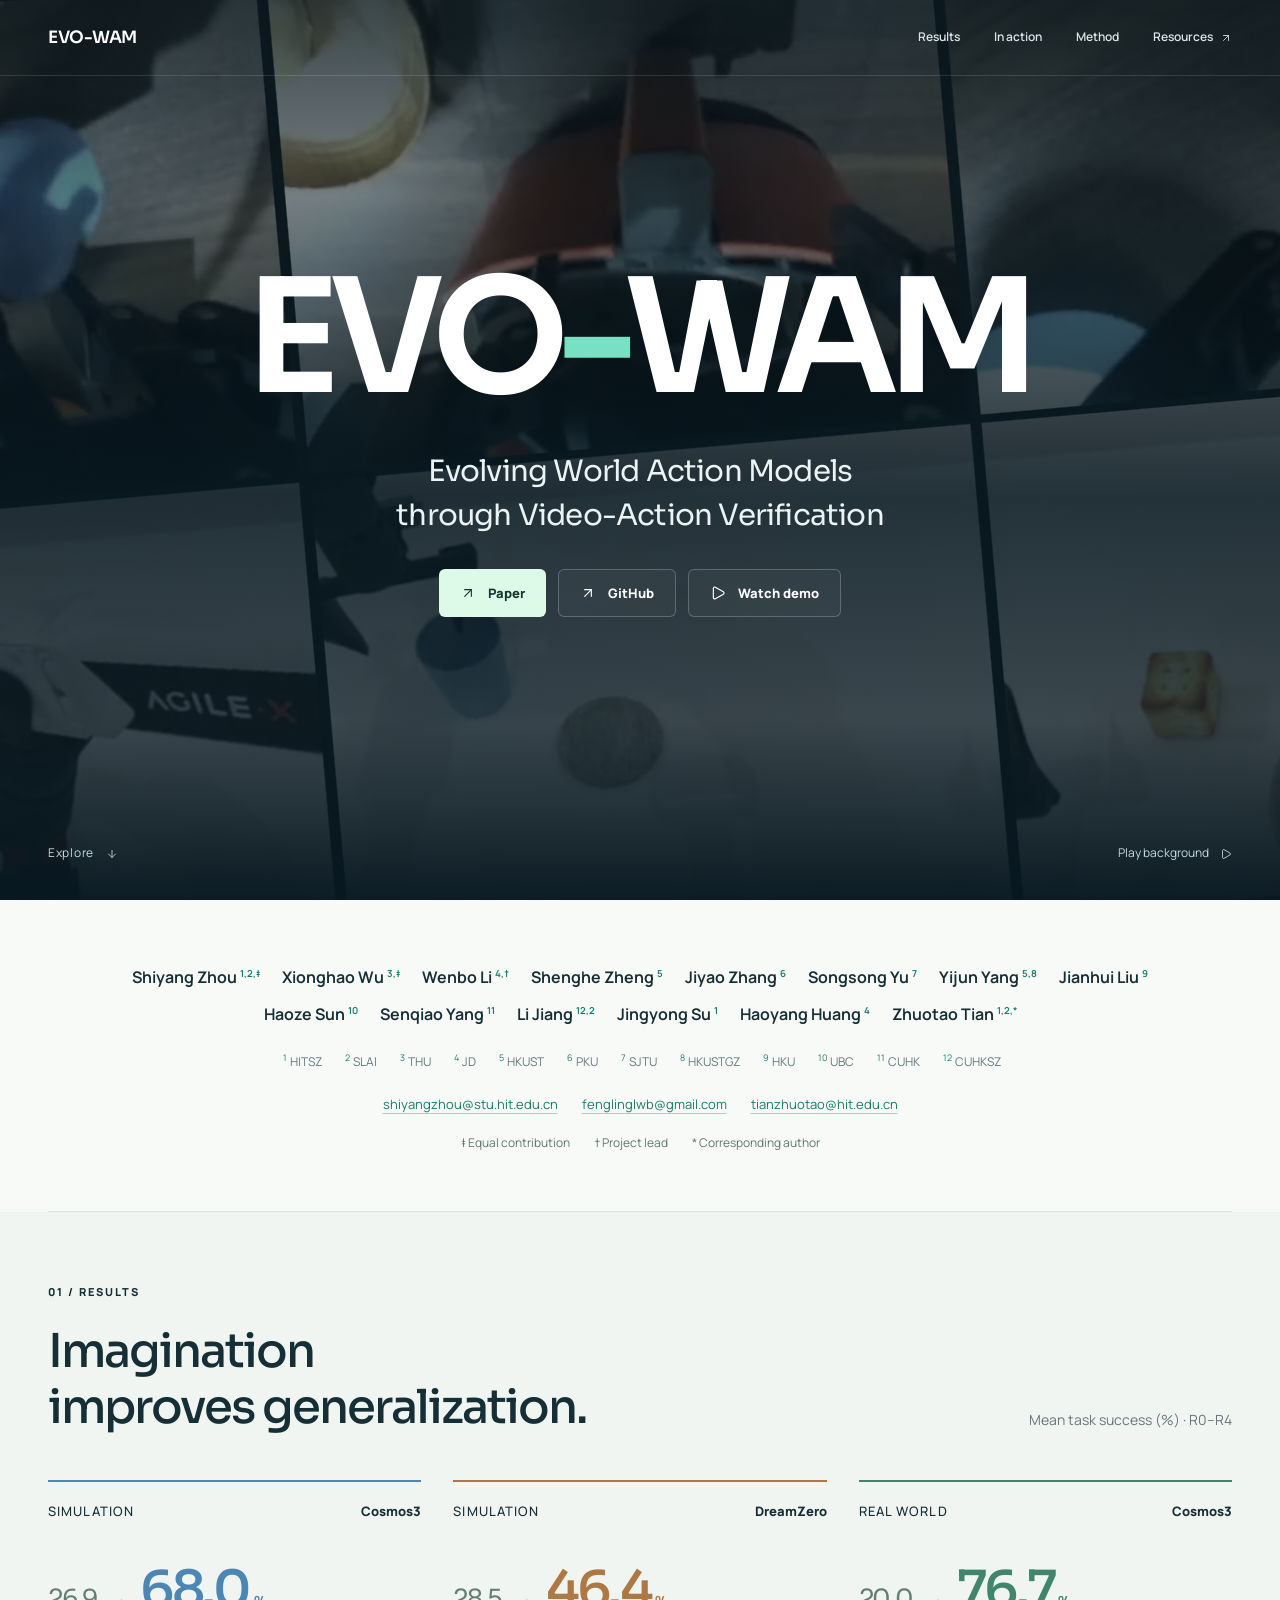
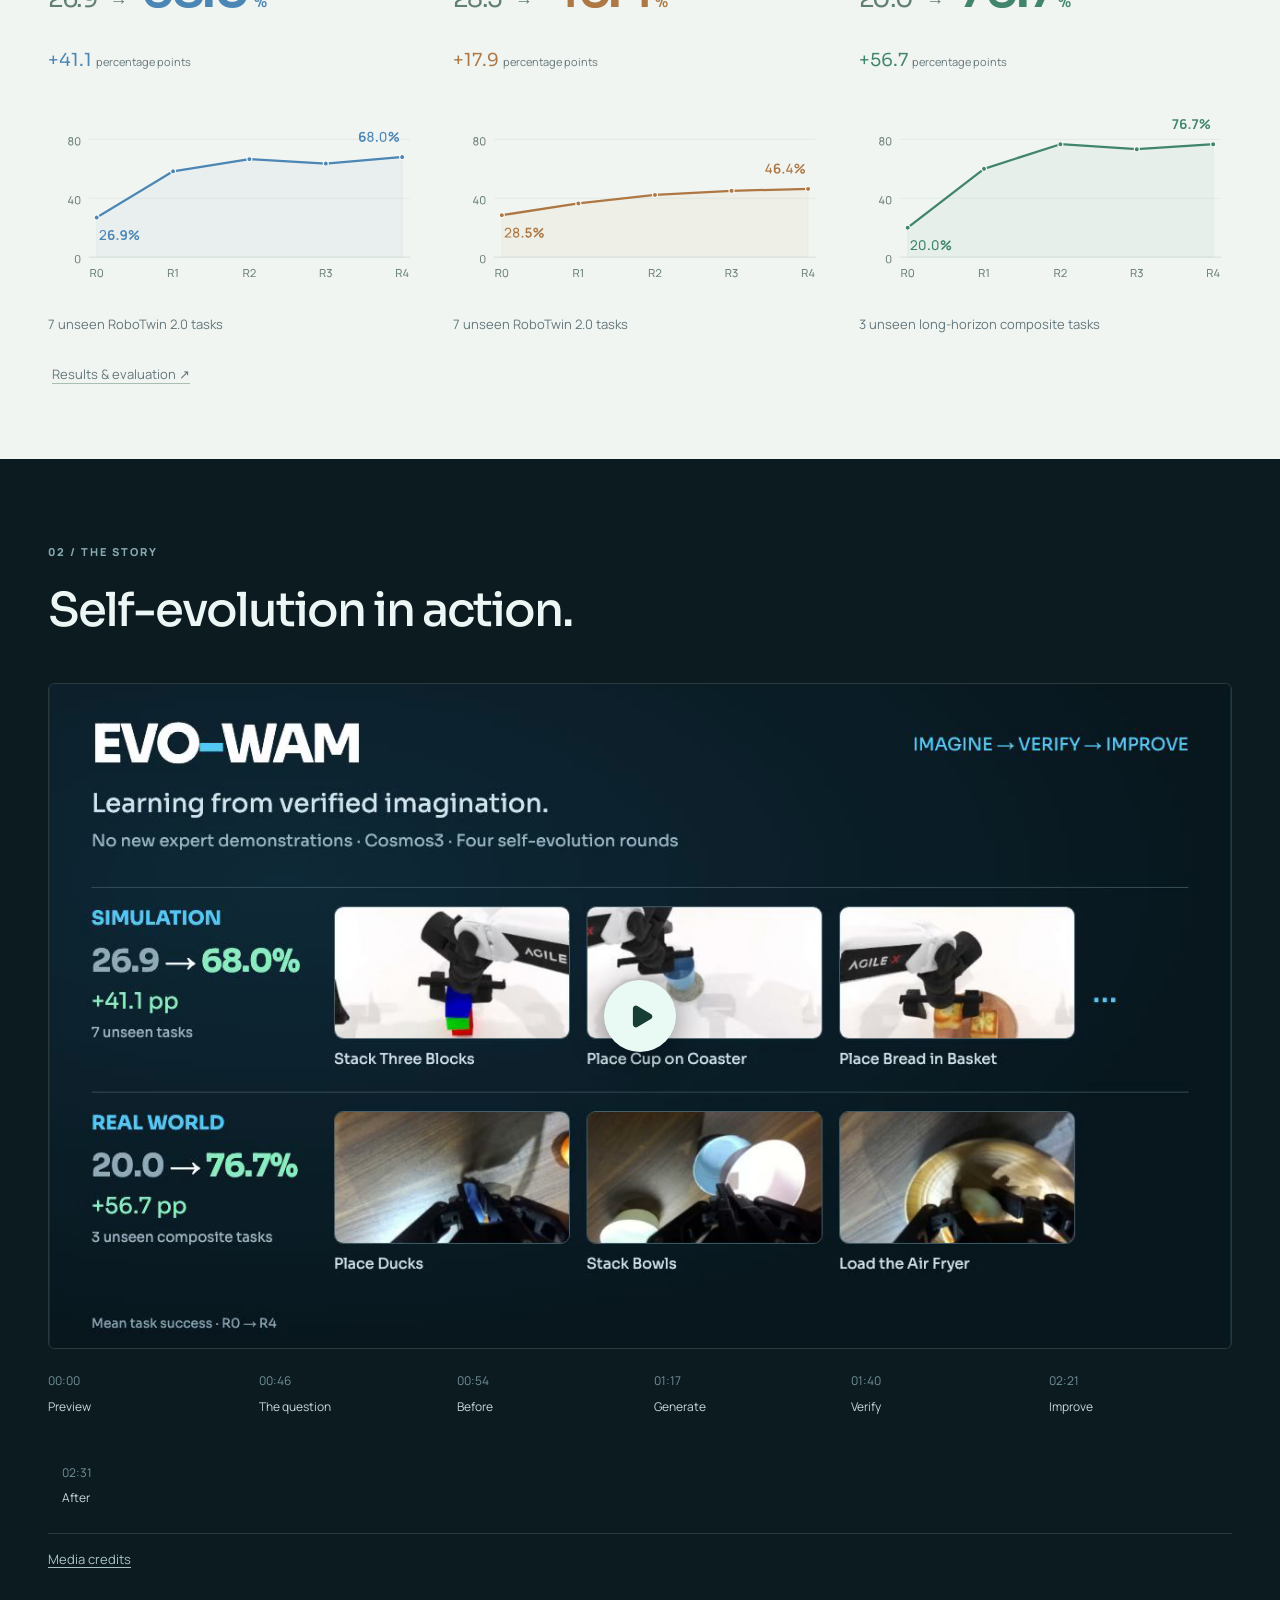
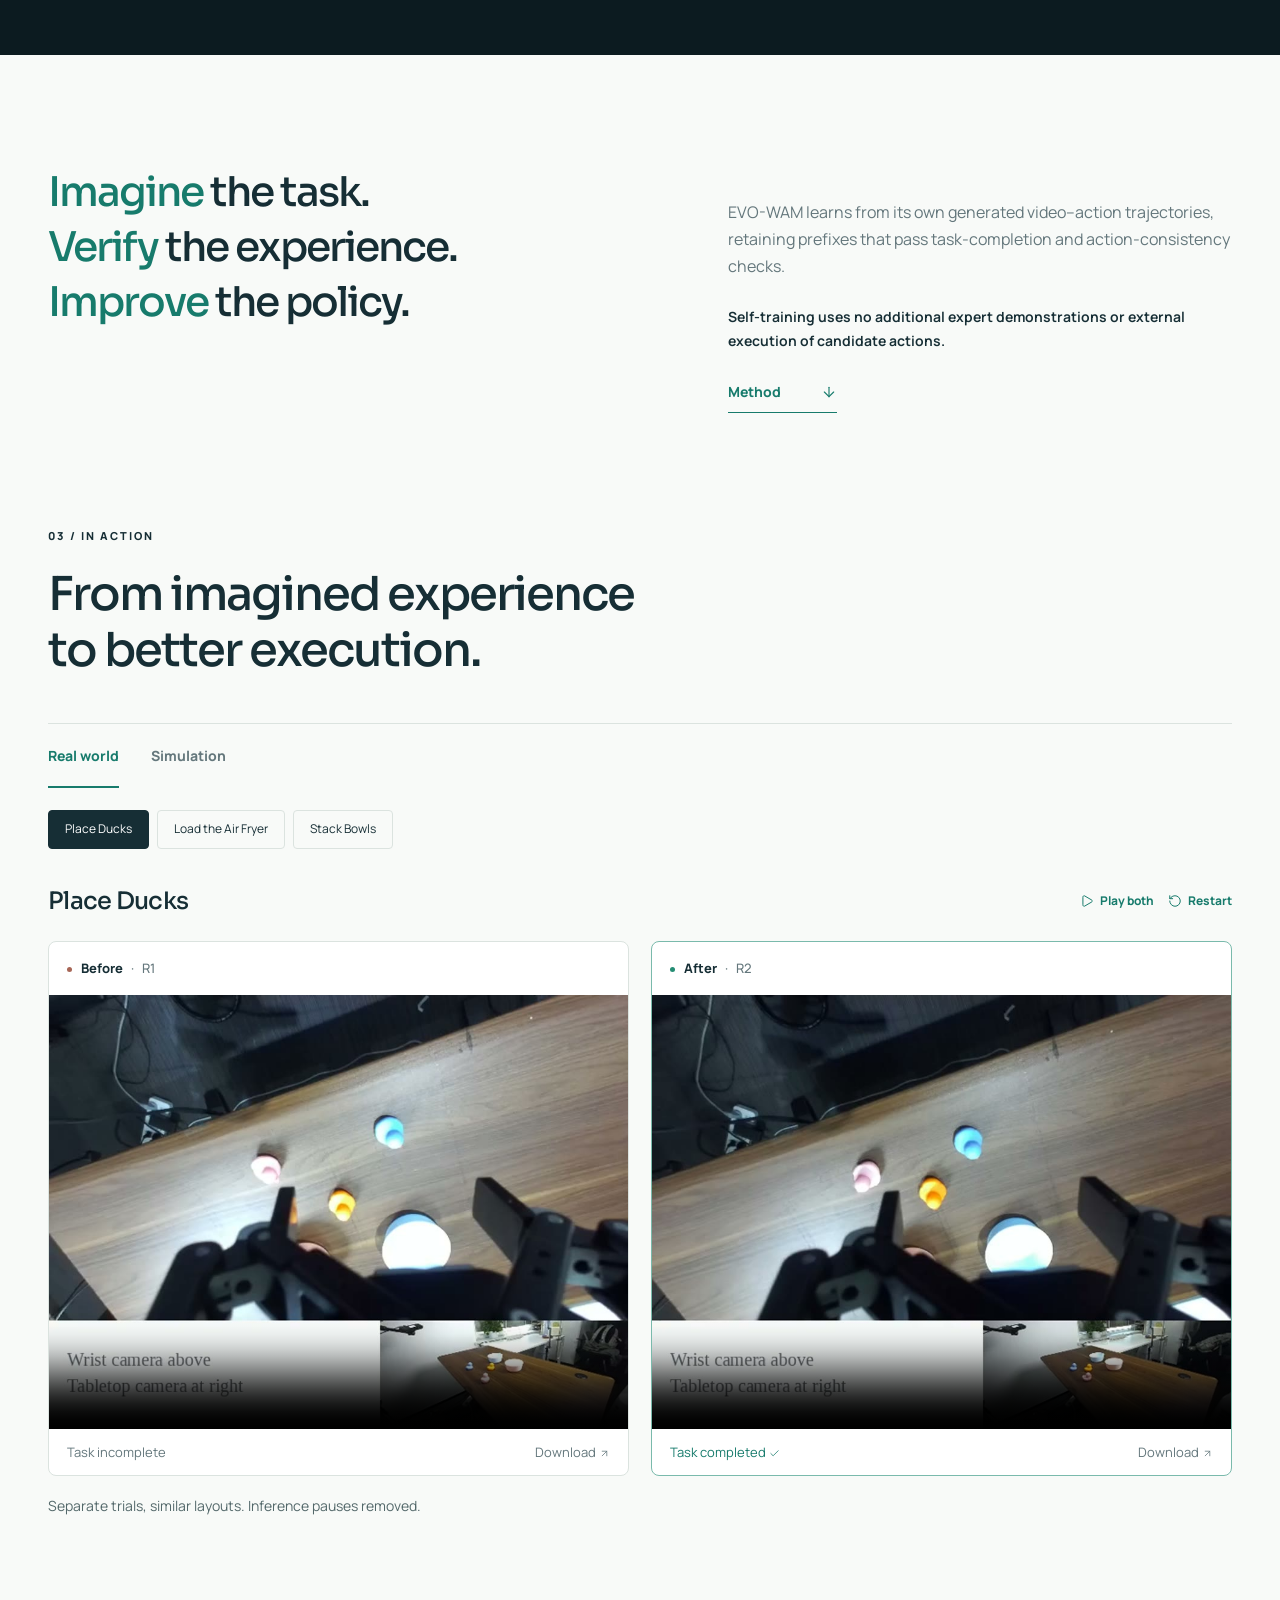
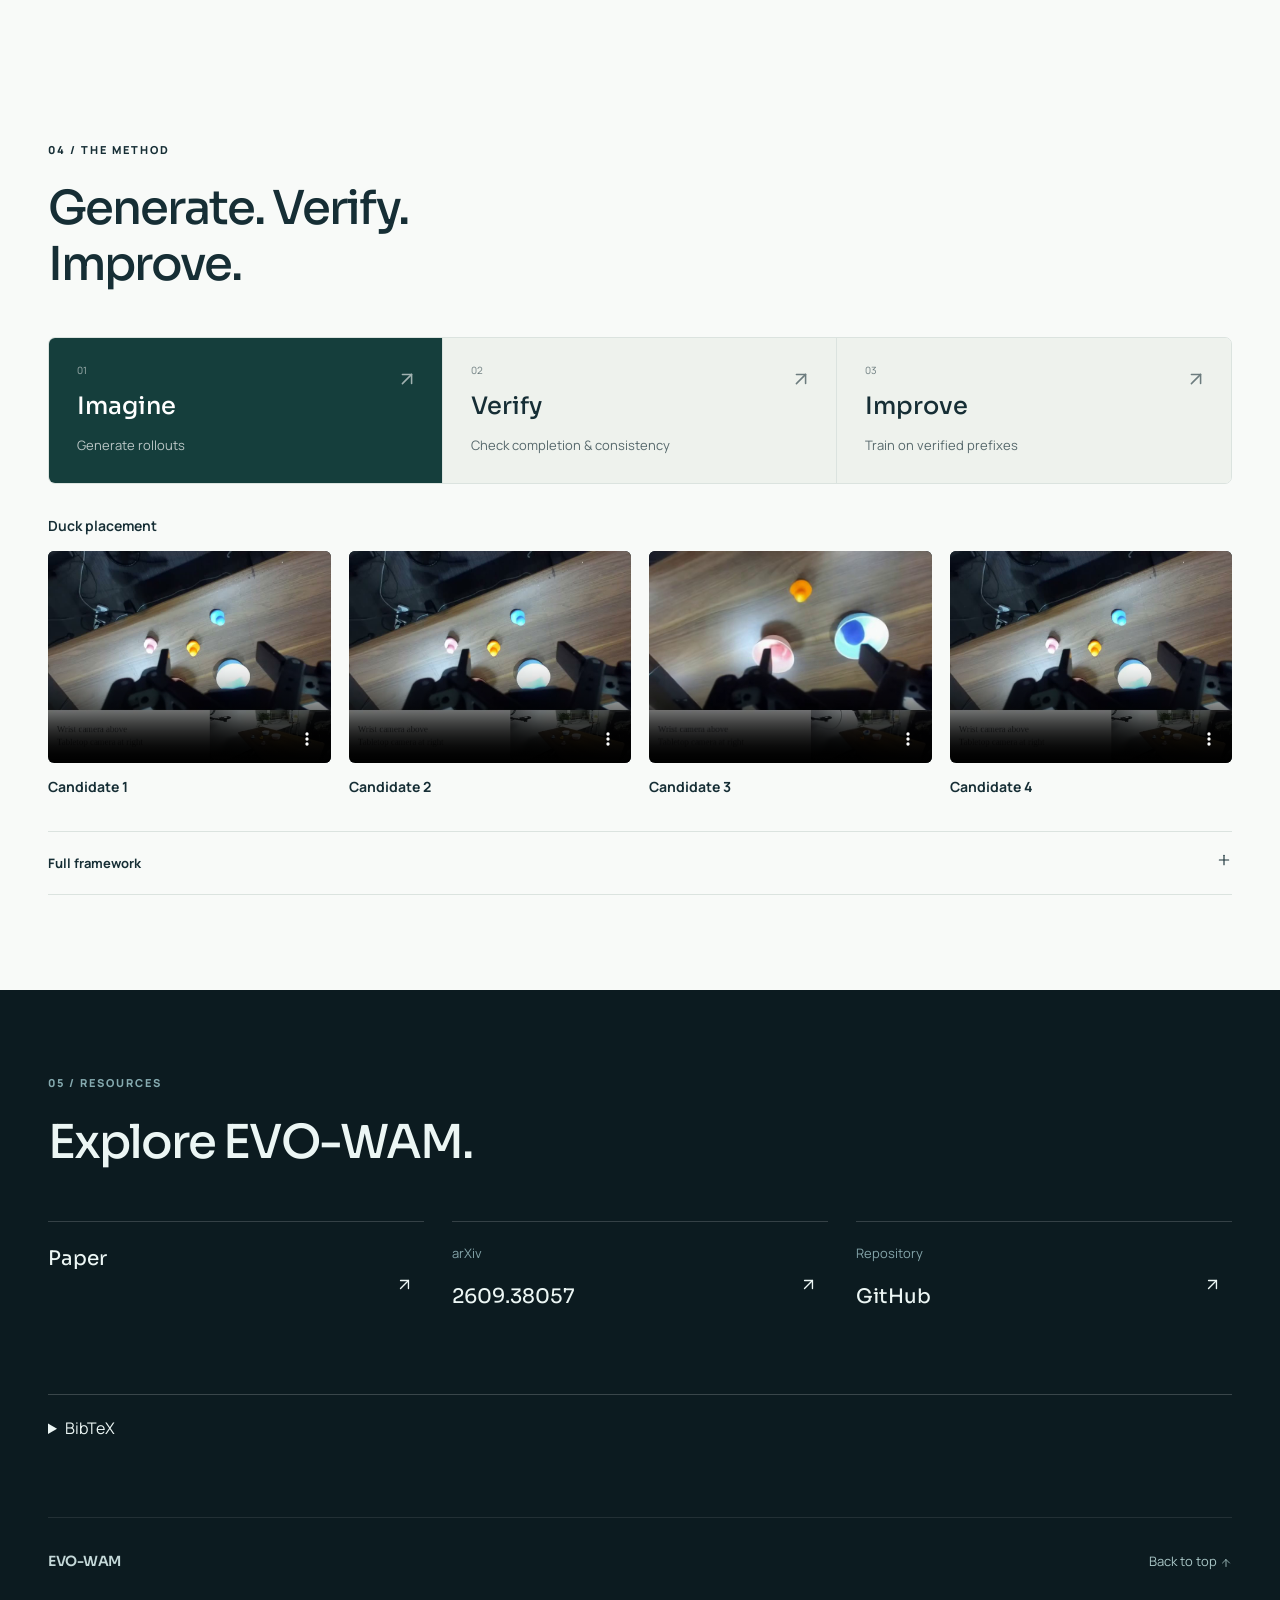
<file: index.html>
<!doctype html>
<html lang="en">
<head>
  <meta charset="utf-8">
  <meta name="viewport" content="width=device-width, initial-scale=1">
  <title>EVO-WAM — Learning from verified imagination</title>
  <meta name="description" content="EVO-WAM evolves world action models through video-action verification, learning from generated experience to improve on unseen robot tasks.">
  <meta property="og:title" content="EVO-WAM: Evolving World Action Models through Video-Action Verification">
  <meta property="og:description" content="Generate. Verify. Improve. Learning from verified imagination, without additional expert demonstrations.">
  <meta property="og:image" content="https://evo-wam.github.io/assets/images/social.jpg">
  <meta property="og:url" content="https://evo-wam.github.io/">
  <meta name="twitter:card" content="summary_large_image">
  <meta name="theme-color" content="#0c1b20">
  <link rel="canonical" href="https://evo-wam.github.io/">
  <link rel="icon" type="image/svg+xml" href="assets/favicon.svg">
  <link rel="preload" href="assets/fonts/Sora.ttf" as="font" type="font/ttf" crossorigin>
  <link rel="stylesheet" href="styles.css">
  <script src="site.js" defer></script>
</head>
<body>
  <a class="skip-link" href="#main">Skip to content</a>
  <header class="site-header">
    <a class="brand" href="#top" aria-label="EVO-WAM home">EVO-WAM</a>
    <nav aria-label="Main navigation"><a href="#results">Results</a><a href="#experiments">In action</a><a href="#method">Method</a><a href="#resources">Resources <svg class="icon" aria-hidden="true"><use href="assets/icons.svg#arrow-up-right"></use></svg></a></nav>
  </header>

  <section class="hero" id="top" aria-labelledby="hero-title">
    <div class="hero-backdrop" aria-hidden="true"><video id="hero-video" muted loop playsinline preload="none" poster="assets/images/hero.jpg" data-src="assets/videos/hero.mp4" tabindex="-1"></video></div>
    <div class="hero-shade"></div>
    <div class="hero-content">
      <h1 id="hero-title">EVO<span class="title-dash">-</span>WAM</h1>
      <p class="hero-title-long">Evolving World Action Models<br> through Video-Action Verification</p>
      <div class="resource-buttons">
        <a class="button primary" href="https://arxiv.org/pdf/2609.38057" target="_blank" rel="noopener"><svg class="icon" aria-hidden="true"><use href="assets/icons.svg#arrow-up-right"></use></svg> Paper</a>
        <a class="button glass" href="https://github.com/Clausy9/EVO-WAM" target="_blank" rel="noopener"><svg class="icon" aria-hidden="true"><use href="assets/icons.svg#arrow-up-right"></use></svg> GitHub</a>
        <a class="button glass" href="#overview"><svg class="icon" aria-hidden="true"><use href="assets/icons.svg#play"></use></svg> Watch demo</a>
      </div>
    </div>
    <div class="hero-bottom"><a href="#team">Explore <svg class="icon" aria-hidden="true"><use href="assets/icons.svg#arrow-down"></use></svg></a><button id="motion-toggle" type="button" hidden>Pause background <svg class="icon" aria-hidden="true"><use href="assets/icons.svg#pause"></use></svg></button></div>
  </section>

  <main id="main">
    <section class="team section-wrap" id="team" aria-label="Authors and affiliations">

      <div class="authors">
        <span>Shiyang Zhou<sup>1,2,‡</sup></span><span>Xionghao Wu<sup>3,‡</sup></span><span>Wenbo Li<sup>4,†</sup></span><span>Shenghe Zheng<sup>5</sup></span><span>Jiyao Zhang<sup>6</sup></span><span>Songsong Yu<sup>7</sup></span><span>Yijun Yang<sup>5,8</sup></span><span>Jianhui Liu<sup>9</sup></span><span>Haoze Sun<sup>10</sup></span><span>Senqiao Yang<sup>11</sup></span><span>Li Jiang<sup>12,2</sup></span><span>Jingyong Su<sup>1</sup></span><span>Haoyang Huang<sup>4</sup></span><span>Zhuotao Tian<sup>1,2,*</sup></span>
      </div>
      <div class="affiliations"><span><sup>1</sup>HITSZ</span><span><sup>2</sup>SLAI</span><span><sup>3</sup>THU</span><span><sup>4</sup>JD</span><span><sup>5</sup>HKUST</span><span><sup>6</sup>PKU</span><span><sup>7</sup>SJTU</span><span><sup>8</sup>HKUSTGZ</span><span><sup>9</sup>HKU</span><span><sup>10</sup>UBC</span><span><sup>11</sup>CUHK</span><span><sup>12</sup>CUHKSZ</span></div>
      <p class="author-contact" aria-label="Author emails"><a href="mailto:shiyangzhou@stu.hit.edu.cn" aria-label="Email Shiyang Zhou">shiyangzhou@stu.hit.edu.cn</a><a href="mailto:fenglinglwb@gmail.com" aria-label="Email Wenbo Li">fenglinglwb@gmail.com</a><a href="mailto:tianzhuotao@hit.edu.cn" aria-label="Email corresponding author Zhuotao Tian">tianzhuotao@hit.edu.cn</a></p>
      <p class="contributions"><span>‡ Equal contribution</span><span>† Project lead</span><span>* Corresponding author</span></p>
    </section>

    <section class="results" id="results"><div class="section-wrap">
      <div class="section-heading"><div><p class="eyebrow">01 / RESULTS</p><h2>Imagination<br> improves generalization.</h2></div><p>Mean task success (%) · R0–R4</p></div>
      <div class="results-grid">
        <article class="result result-cosmos-sim" aria-labelledby="result-cosmos-sim-title">
          <h3 class="result-context" id="result-cosmos-sim-title">SIMULATION <span>Cosmos3</span></h3>
          <div class="result-values"><span>26.9</span><i>→</i><strong>68.0<small>%</small></strong></div>
          <p class="gain">+41.1 <span>percentage points</span></p>
          <figure class="result-curve"><img src="assets/images/teaser-cosmos3-simulation.svg" width="460" height="245" loading="lazy" alt="Cosmos3 simulation success rates: R0 26.9%, R1 58.3%, R2 66.6%, R3 63.6%, R4 68.0%. A gain of 41.1 percentage points from R0 to R4."></figure>
          <p>7 unseen RoboTwin 2.0 tasks</p>
        </article>
        <article class="result result-dreamzero-sim" aria-labelledby="result-dreamzero-sim-title">
          <h3 class="result-context" id="result-dreamzero-sim-title">SIMULATION <span>DreamZero</span></h3>
          <div class="result-values"><span>28.5</span><i>→</i><strong>46.4<small>%</small></strong></div>
          <p class="gain">+17.9 <span>percentage points</span></p>
          <figure class="result-curve"><img src="assets/images/teaser-dreamzero-simulation.svg" width="460" height="245" loading="lazy" alt="DreamZero simulation success rates: R0 28.5%, R1 36.5%, R2 42.3%, R3 45.1%, R4 46.4%. A gain of 17.9 percentage points from R0 to R4."></figure>
          <p>7 unseen RoboTwin 2.0 tasks</p>
        </article>
        <article class="result result-cosmos-real" aria-labelledby="result-cosmos-real-title">
          <h3 class="result-context" id="result-cosmos-real-title">REAL WORLD <span>Cosmos3</span></h3>
          <div class="result-values"><span>20.0</span><i>→</i><strong>76.7<small>%</small></strong></div>
          <p class="gain">+56.7 <span>percentage points</span></p>
          <figure class="result-curve"><img src="assets/images/teaser-cosmos3-real.svg" width="460" height="245" loading="lazy" alt="Cosmos3 real-robot success rates: R0 20.0%, R1 60.0%, R2 76.7%, R3 73.3%, R4 76.7%. A gain of 56.7 percentage points from R0 to R4."></figure>
          <p>3 unseen long-horizon composite tasks</p>
        </article>
      </div><p class="result-source"><a href="https://arxiv.org/pdf/2609.38057#page=6" target="_blank" rel="noopener">Results &amp; evaluation ↗</a></p>
    </div></section>

    <section class="overview dark-section" id="overview"><div class="section-wrap">
      <div class="section-heading"><div><p class="eyebrow">02 / THE STORY</p><h2>Self-evolution in action.</h2></div></div>
      <div class="overview-stage"><video id="overview-video" class="overview-video" controls playsinline preload="none" poster="assets/images/demo-cover.png" aria-label="Narrated EVO-WAM overview"><source src="assets/videos/overview.mp4?v=full-v10" type="video/mp4"><track kind="captions" src="assets/videos/overview.en.vtt?v=full-v10" srclang="en" label="English"><p><a href="assets/videos/overview.mp4?v=full-v10">Download the overview video</a></p></video><button type="button" id="demo-cover-play" class="demo-cover-play" hidden aria-label="Play the EVO-WAM overview"><span class="demo-play-disc"><svg class="icon" aria-hidden="true"><use href="assets/icons.svg#play"></use></svg></span></button></div>
      <div class="chapters" aria-label="Demo chapters"><button data-time="0">00:00 <span>Preview</span></button><button data-time="46.06">00:46 <span>The question</span></button><button data-time="54.06">00:54 <span>Before</span></button><button data-time="77.06">01:17 <span>Generate</span></button><button data-time="100.06">01:40 <span>Verify</span></button><button data-time="141.06">02:21 <span>Improve</span></button><button data-time="151.06">02:31 <span>After</span></button></div>
      <p class="media-credits"><a href="assets/demo-credits/CREDITS.txt" target="_blank" rel="noopener">Media credits</a></p>
    </div></section>

    <section class="intro section-wrap">
      <div><h2><span class="teal-text">Imagine</span> the task.<br> <span class="teal-text">Verify</span> the experience.<br> <span class="teal-text">Improve</span> the policy.</h2></div>
      <div class="intro-copy"><p>EVO-WAM learns from its own generated video–action trajectories, retaining prefixes that pass task-completion and action-consistency checks.</p><p class="principle">Self-training uses no additional expert demonstrations or external execution of candidate actions.</p><a class="text-link" href="#method">Method <svg class="icon" aria-hidden="true"><use href="assets/icons.svg#arrow-down"></use></svg></a></div>
    </section>

    <section class="experiments section-wrap" id="experiments">
      <div class="section-heading"><div><p class="eyebrow">03 / IN ACTION</p><h2>From imagined experience<br> to better execution.</h2></div></div>
      <div class="case-nav">
        <div class="environment-tabs" role="group" aria-label="Environment"><button type="button" data-group="real" aria-pressed="true">Real world</button><button type="button" data-group="sim" aria-pressed="false">Simulation</button></div>
        <div class="task-tabs" role="group" aria-label="Choose a task" id="task-tabs"></div>
      </div>
      <div class="case-title-row"><h3 id="case-title">Place Ducks</h3><div class="pair-tools"><button type="button" id="pair-play"><svg class="icon" aria-hidden="true"><use href="assets/icons.svg#play"></use></svg> Play both</button><button type="button" id="pair-reset"><svg class="icon" aria-hidden="true"><use href="assets/icons.svg#restart"></use></svg> Restart</button></div></div>
      <div class="comparison">
        <figure class="execution before"><figcaption><span><i></i> Before</span><span id="before-round">R1</span></figcaption><video id="before-video" controls muted playsinline preload="none" poster="assets/images/start-real-ducks-before.jpg" src="assets/videos/real-ducks-before.mp4" aria-label="Place Ducks earlier policy execution"></video><div class="execution-foot"><span>Task incomplete</span><a id="before-download" href="assets/videos/real-ducks-before.mp4" download aria-label="Download before video">Download <svg class="icon" aria-hidden="true"><use href="assets/icons.svg#arrow-up-right"></use></svg></a></div></figure>
        <figure class="execution after"><figcaption><span><i></i> After</span><span id="after-round">R2</span></figcaption><video id="after-video" controls muted playsinline preload="none" poster="assets/images/start-real-ducks-after.jpg" src="assets/videos/real-ducks-after.mp4" aria-label="Place Ducks updated policy execution"></video><div class="execution-foot"><span>Task completed <svg class="icon" aria-hidden="true"><use href="assets/icons.svg#check"></use></svg></span><a id="after-download" href="assets/videos/real-ducks-after.mp4" download aria-label="Download after video">Download <svg class="icon" aria-hidden="true"><use href="assets/icons.svg#arrow-up-right"></use></svg></a></div></figure>
      </div>
      <p id="case-note" class="case-note" aria-live="polite">Separate trials, similar layouts. Inference pauses removed.</p>
      <noscript><p>Enable JavaScript to switch tasks and use paired playback. The two videos above can be played independently.</p></noscript>
    </section>

    <section class="method section-wrap" id="method">
      <div class="section-heading"><div><p class="eyebrow">04 / THE METHOD</p><h2>Generate. Verify.<br> Improve.</h2></div></div>
      <div class="method-steps" aria-label="Explore the method">
        <button type="button" data-step="generate" aria-controls="method-panel-generate" aria-pressed="true"><span class="step-number">01</span><strong>Imagine</strong><span>Generate rollouts</span><i><svg class="icon" aria-hidden="true"><use href="assets/icons.svg#arrow-up-right"></use></svg></i></button>
        <button type="button" data-step="verify" aria-controls="method-panel-verify" aria-pressed="false"><span class="step-number">02</span><strong>Verify</strong><span>Check completion &amp; consistency</span><i><svg class="icon" aria-hidden="true"><use href="assets/icons.svg#arrow-up-right"></use></svg></i></button>
        <button type="button" data-step="improve" aria-controls="method-panel-improve" aria-pressed="false"><span class="step-number">03</span><strong>Improve</strong><span>Train on verified prefixes</span><i><svg class="icon" aria-hidden="true"><use href="assets/icons.svg#arrow-up-right"></use></svg></i></button>
      </div>
      <div id="method-panel-generate" class="method-panel imagine-panel" data-method-panel="generate">
        <p class="imagination-task">Duck placement</p>
        <div class="imagination-grid">
          <figure><video controls muted playsinline preload="none" poster="assets/images/real-ducks-blue-duck-misplaced.jpg" src="assets/videos/real-ducks-blue-duck-misplaced.mp4" aria-label="Duck-placement candidate 1"></video><figcaption>Candidate 1</figcaption></figure>
          <figure><video controls muted playsinline preload="none" poster="assets/images/real-ducks-candidate-1.jpg" src="assets/videos/real-ducks-candidate-1.mp4" aria-label="Duck-placement candidate 2"></video><figcaption>Candidate 2</figcaption></figure>
          <figure><video controls muted playsinline preload="none" poster="assets/images/real-ducks-candidate-2.jpg" src="assets/videos/real-ducks-candidate-2.mp4" aria-label="Duck-placement candidate 3"></video><figcaption>Candidate 3</figcaption></figure>
          <figure><video controls muted playsinline preload="none" poster="assets/images/real-ducks-candidate-3.jpg" src="assets/videos/real-ducks-candidate-3.mp4" aria-label="Duck-placement candidate 4"></video><figcaption>Candidate 4</figcaption></figure>
        </div>
      </div>

      <div id="method-panel-verify" class="method-panel verify-panel" data-method-panel="verify" hidden>
        <div class="verification-lane lane-1" aria-hidden="true"></div>
        <div class="verification-lane lane-2" aria-hidden="true"></div>
        <div class="verification-lane lane-3" aria-hidden="true"></div>
        <div class="verification-lane lane-4" aria-hidden="true"></div>
        <section class="verification-row vlm-row" aria-labelledby="vlm-heading">
          <div class="verification-row-label"><h3 id="vlm-heading">VLM</h3><p>Visual check</p></div>
          <div class="verification-row-content">
            <div class="subgoal-intro"><p>Visual scan → IDM → endpoint vote</p></div>
            <div class="subgoal-candidates">
              <article class="subgoal-candidate candidate-1" data-candidate="1">
                <header><h4>Candidate 1</h4><span class="verdict fail">Fail</span></header>
                <ol class="subgoal-sequence">
                  <li><div class="subgoal-title"><span>01 / Pink duck → pink bowl</span><time>9 s</time></div><a href="assets/verification/candidate-1-subgoal-1.jpg" target="_blank" rel="noopener" aria-label="Enlarge candidate 1, subgoal 1"><img src="assets/verification/candidate-1-subgoal-1.jpg" loading="lazy" width="640" height="480" alt="Candidate 1, subgoal 1: Pink duck appears in the pink bowl."></a><div class="subgoal-verdict"><span class="verdict neutral">Observed</span></div></li>
                  <li><div class="subgoal-title"><span>02 / Blue duck → blue bowl</span><time>18 s</time></div><a href="assets/verification/candidate-1-subgoal-2.jpg" target="_blank" rel="noopener" aria-label="Enlarge candidate 1, subgoal 2"><img src="assets/verification/candidate-1-subgoal-2.jpg" loading="lazy" width="640" height="480" alt="Candidate 1, subgoal 2: Blue duck is released outside the blue bowl."></a><div class="subgoal-verdict"><span class="verdict fail">Fail</span></div></li>
                </ol>
                <p class="candidate-explanation"><span class="evidence-kind">Frame review</span>Blue duck lands between the bowls.</p>
              </article>
              <article class="subgoal-candidate candidate-2" data-candidate="2">
                <header><h4>Candidate 2</h4><span class="verdict fail">Fail</span></header>
                <ol class="subgoal-sequence">
                  <li><div class="subgoal-title"><span>01 / Pink duck → pink bowl</span><time>9 s</time></div><a href="assets/verification/candidate-2-subgoal-1.jpg" target="_blank" rel="noopener" aria-label="Enlarge candidate 2, subgoal 1"><img src="assets/verification/candidate-2-subgoal-1.jpg" loading="lazy" width="640" height="480" alt="Candidate 2, subgoal 1: Pink duck placed and released."></a><div class="subgoal-verdict"><span class="verdict pass">Pass</span><span>3/3 Accept</span></div></li>
                  <li><div class="subgoal-title"><span>02 / Blue duck → blue bowl</span><time>18 s</time></div><a href="assets/verification/candidate-2-subgoal-2.jpg" target="_blank" rel="noopener" aria-label="Enlarge candidate 2, subgoal 2"><img src="assets/verification/candidate-2-subgoal-2.jpg" loading="lazy" width="640" height="480" alt="Candidate 2, subgoal 2: the original blue duck remains on the table, outside the blue bowl."></a><div class="subgoal-verdict"><span class="verdict fail">Fail</span><span>1/3 Accept</span></div></li>
                </ol>
                <p class="candidate-explanation"><span class="evidence-kind">Frame review</span><strong>Object inconsistency:</strong> a second duck appears while the original remains.</p>
              </article>
              <article class="subgoal-candidate candidate-3" data-candidate="3">
                <header><h4>Candidate 3</h4><span class="verdict pass">Initial pass</span></header>
                <ol class="subgoal-sequence">
                  <li><div class="subgoal-title"><span>01 / Pink duck → pink bowl</span><time>9 s</time></div><a href="assets/verification/candidate-3-subgoal-1.jpg" target="_blank" rel="noopener" aria-label="Enlarge candidate 3, subgoal 1"><img src="assets/verification/candidate-3-subgoal-1.jpg" loading="lazy" width="640" height="480" alt="Candidate 3, subgoal 1: Pink-duck placement accepted by the initial scan."></a><div class="subgoal-verdict"><span class="verdict pass">Pass</span></div></li>
                  <li><div class="subgoal-title"><span>02 / Blue duck → blue bowl</span><time>16 s</time></div><a href="assets/verification/candidate-3-subgoal-2.jpg" target="_blank" rel="noopener" aria-label="Enlarge candidate 3, subgoal 2"><img src="assets/verification/candidate-3-subgoal-2.jpg" loading="lazy" width="640" height="480" alt="Candidate 3, subgoal 2: Blue-duck placement accepted by the initial scan."></a><div class="subgoal-verdict"><span class="verdict pass">Pass</span></div></li>
                </ol>
                <p class="candidate-explanation">IDM failed; endpoint votes skipped.</p>
              </article>
              <article class="subgoal-candidate candidate-4" data-candidate="4">
                <header><h4>Candidate 4</h4><span class="verdict pass">Pass</span></header>
                <ol class="subgoal-sequence">
                  <li><div class="subgoal-title"><span>01 / Pink duck → pink bowl</span><time>9 s</time></div><a href="assets/verification/candidate-4-subgoal-1.jpg" target="_blank" rel="noopener" aria-label="Enlarge candidate 4, subgoal 1"><img src="assets/verification/candidate-4-subgoal-1.jpg" loading="lazy" width="640" height="480" alt="Candidate 4, subgoal 1: Pink duck placed and released."></a><div class="subgoal-verdict"><span class="verdict pass">Pass</span><span>2/3 Accept</span></div></li>
                  <li><div class="subgoal-title"><span>02 / Blue duck → blue bowl</span><time>17 s</time></div><a href="assets/verification/candidate-4-subgoal-2.jpg" target="_blank" rel="noopener" aria-label="Enlarge candidate 4, subgoal 2"><img src="assets/verification/candidate-4-subgoal-2.jpg" loading="lazy" width="640" height="480" alt="Candidate 4, subgoal 2: Both ducks in their matching bowls."></a><div class="subgoal-verdict"><span class="verdict pass">Pass</span><span>2/3 Accept</span></div></li>
                </ol>
                <p class="candidate-explanation">Retained for training.</p>
              </article>
            </div>
            <p class="vlm-checks"><strong>Checks:</strong> goal completion · release · object consistency · robot consistency. <span class="endpoint-rule">Endpoint vote: ≥2/3 Accept.</span></p>
          </div>
        </section>
        <section class="verification-row idm-row" aria-labelledby="idm-heading">
          <div class="verification-row-label"><h3 id="idm-heading">IDM</h3><p>Action consistency</p></div>
          <div class="verification-row-content">
            <div class="idm-candidates">
              <figure class="idm-candidate candidate-3" data-candidate="3"><figcaption><h4>Candidate 3</h4><span class="verdict fail">Fail</span></figcaption><img src="assets/verification/candidate-3-idm-mean.svg" loading="lazy" width="450" height="225" alt="Candidate 3: mean action reconstruction MSE ends at 0.008226, above the threshold of 0.008111."><p class="idm-comparison" aria-label="Mean MSE 0.008226 exceeds threshold 0.008111"><span>Mean MSE / threshold</span><span><strong class="rejected-text">0.008226</strong> &gt; 0.008111</span></p></figure>
              <figure class="idm-candidate candidate-4" data-candidate="4"><figcaption><h4>Candidate 4</h4><span class="verdict pass">Pass</span></figcaption><img src="assets/verification/candidate-4-idm-mean.svg" loading="lazy" width="450" height="225" alt="Candidate 4: mean action reconstruction MSE ends at 0.006650, below the threshold of 0.008111."><p class="idm-comparison" aria-label="Mean MSE 0.006650 is below threshold 0.008111"><span>Mean MSE / threshold</span><span><strong>0.006650</strong> &lt; 0.008111</span></p></figure>
            </div>
          </div>
        </section>
      </div>

      <div id="method-panel-improve" class="method-panel method-detail" data-method-panel="improve" hidden><div><h3>Learn from experience.<br>Generate again.</h3><p>Accumulate verified prefixes across tasks and rounds, mix them with the original data, and fine-tune the WAM for the next round.</p></div><figure><video controls muted playsinline preload="none" poster="assets/images/start-real-ducks-after.jpg" src="assets/videos/real-ducks-after.mp4" aria-label="Physical duck-placement execution after self-evolution"></video><figcaption>Real execution · R2</figcaption></figure></div>

      <details class="paper-figure"><summary>Full framework <svg class="icon" aria-hidden="true"><use href="assets/icons.svg#plus"></use></svg></summary><img src="assets/images/method.png" loading="lazy" width="1413" height="816" alt="EVO-WAM framework: autoregressive video-action-state generation, visual goal evaluation and inverse-dynamics consistency verification, followed by supervised fine-tuning with accepted prefixes and original data."><p>Paper, Figure 2.</p></details>
    </section>

    <section class="resources dark-section" id="resources"><div class="section-wrap">
      <div class="section-heading"><div><p class="eyebrow">05 / RESOURCES</p><h2>Explore EVO-WAM.</h2></div></div>
      <div class="resource-list"><a href="https://arxiv.org/pdf/2609.38057" target="_blank" rel="noopener"><strong>Paper</strong><i><svg class="icon" aria-hidden="true"><use href="assets/icons.svg#arrow-up-right"></use></svg></i></a><a href="https://arxiv.org/abs/2609.38057" target="_blank" rel="noopener"><span>arXiv</span><strong>2609.38057</strong><i><svg class="icon" aria-hidden="true"><use href="assets/icons.svg#arrow-up-right"></use></svg></i></a><a href="https://github.com/Clausy9/EVO-WAM" target="_blank" rel="noopener"><span>Repository</span><strong>GitHub</strong><i><svg class="icon" aria-hidden="true"><use href="assets/icons.svg#arrow-up-right"></use></svg></i></a></div>
      <details class="citation" id="citation"><summary>BibTeX</summary><pre><code>@misc{zhou2026evowamevolvingworldaction,
      title={EVO-WAM: Evolving World Action Models through Video-Action Verification},
      author={Shiyang Zhou and Xionghao Wu and Wenbo Li and Shenghe Zheng and Jiyao Zhang and Songsong Yu and Yijun Yang and Jianhui Liu and Haoze Sun and Senqiao Yang and Li Jiang and Jingyong Su and Haoyang Huang and Zhuotao Tian},
      year={2026},
      eprint={2609.38057},
      archivePrefix={arXiv},
      primaryClass={cs.CV},
      url={https://arxiv.org/abs/2609.38057},
}
</code></pre><a href="citation.bib" download>Download BibTeX</a></details>
      <footer><a class="brand" href="#top">EVO-WAM</a><a href="#top">Back to top <svg class="icon" aria-hidden="true"><use href="assets/icons.svg#arrow-up"></use></svg></a></footer>
    </div></section>
  </main>
  <p id="playback-status" class="sr-only" role="status"></p>
</body>
</html>
</file>
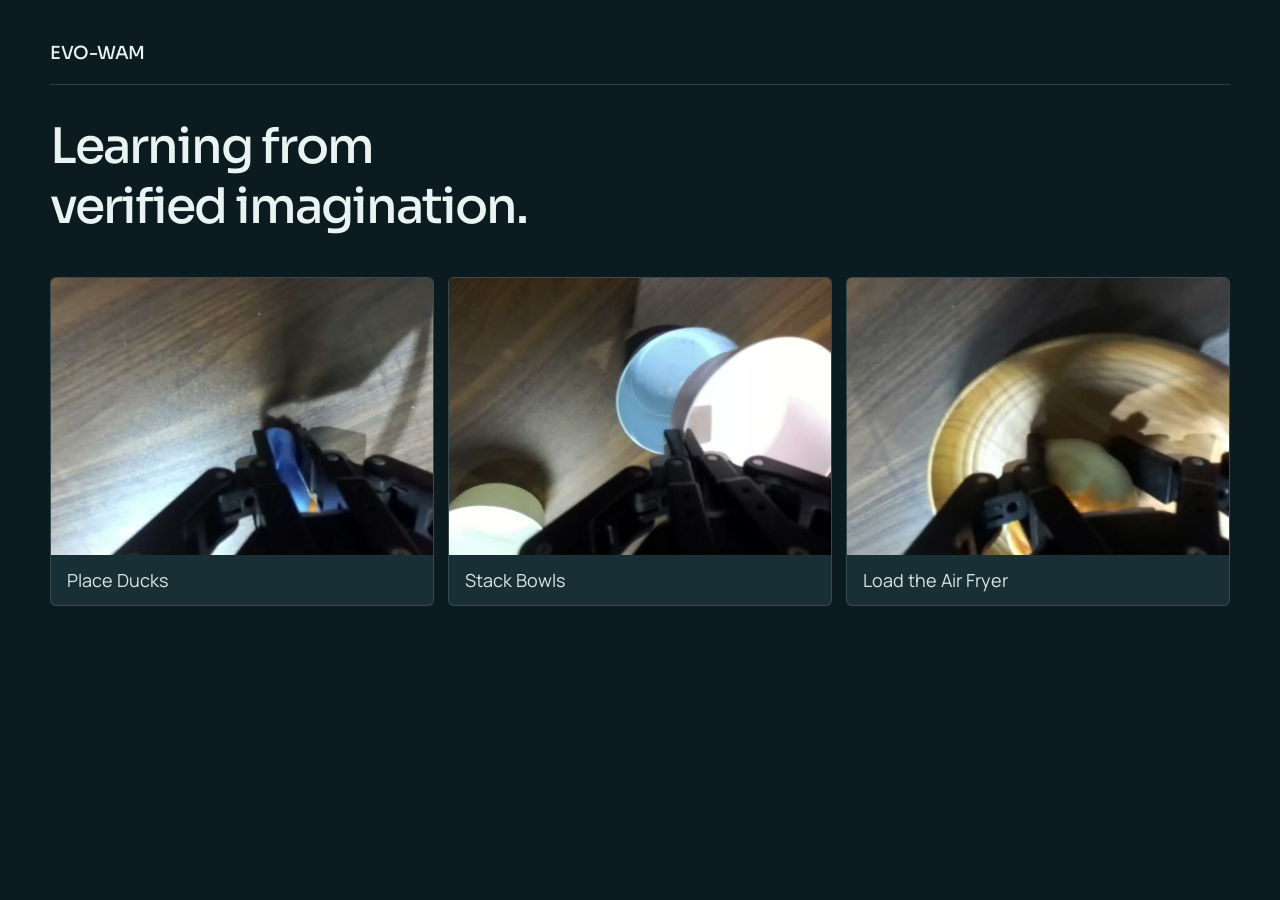
<file: demo-cover.html>
<!doctype html>
<html lang="en"><head><meta charset="utf-8"><meta name="viewport" content="width=device-width,initial-scale=1"><title>EVO-WAM — Demo cover</title>
<style>
@font-face{font-family:Sora;src:url('assets/fonts/Sora.ttf')}@font-face{font-family:Manrope;src:url('assets/fonts/Manrope.ttf')}*{box-sizing:border-box}html,body{margin:0;background:#0c1b20;color:#e9f4f2;font-family:Manrope,sans-serif}.cover{width:1280px;height:720px;padding:42px 50px 32px;position:relative;overflow:hidden}.top{display:flex;justify-content:space-between;align-items:center;border-bottom:1px solid #ffffff26;padding-bottom:20px;font-size:11px;letter-spacing:2px;color:#9db5b8}.top strong{color:#e9f4f2;font:500 18px Sora;letter-spacing:-.5px}.title{margin-top:32px;display:flex;justify-content:space-between;align-items:flex-end;gap:45px}h1{font:500 49px/1.22 Sora;letter-spacing:-2px;margin:0}.title p{font-size:13px;line-height:1.8;color:#a1b6ba;margin:0;max-width:255px}.scenes{display:grid;grid-template-columns:repeat(3,1fr);gap:14px;margin-top:40px}.scene{margin:0;position:relative;border:1px solid #ffffff21;border-radius:6px;overflow:hidden;background:#183035}.scene img{width:100%;height:277px;object-fit:cover;display:block}.scene figcaption{font-size:18px;padding:13px 16px;color:#d8e7e5;display:flex;justify-content:space-between}.scene figcaption span{color:#769a9a;font-size:10px}.footer{position:absolute;bottom:31px;left:50px;right:50px;display:flex;justify-content:space-between;align-items:center;border-top:1px solid #ffffff26;padding-top:20px;font-size:11px;color:#8ca9ad}.steps{display:flex;align-items:center;gap:18px;letter-spacing:1.6px;font-size:10px;font-weight:700;color:#a9ddd0}.steps svg{width:14px;height:14px;fill:none;stroke:#749c98;stroke-width:1.5;stroke-linecap:round;stroke-linejoin:round}
</style></head><body><main class="cover"><header class="top"><strong>EVO-WAM</strong></header><div class="title"><h1>Learning from<br>verified imagination.</h1></div><div class="scenes"><figure class="scene"><img src="assets/images/cover-real-ducks-after.jpg" alt="Robot placing ducks"><figcaption>Place Ducks</figcaption></figure><figure class="scene"><img src="assets/images/cover-real-bowls-after.jpg" alt="Robot stacking bowls"><figcaption>Stack Bowls</figcaption></figure><figure class="scene"><img src="assets/images/cover-real-drawer-after.jpg" alt="Robot loading an air fryer"><figcaption>Load the Air Fryer</figcaption></figure></div></main></body></html>
</file>
<file: styles.css>
@font-face{font-family:Sora;src:url('assets/fonts/Sora.ttf') format('truetype');font-weight:100 800;font-display:swap}
@font-face{font-family:Manrope;src:url('assets/fonts/Manrope.ttf') format('truetype');font-weight:200 800;font-display:swap}
:root{--ink:#162e35;--muted:#64777c;--teal:#177b6c;--mint:#78e1c4;--sky:#b3dcec;--dark:#0c1b20;--paper:#f8faf8;--line:#dbe3df;--body:Manrope,sans-serif;--display:Sora,sans-serif}
*{box-sizing:border-box}html{scroll-behavior:smooth;scroll-padding-top:88px}body{margin:0;color:var(--ink);background:var(--paper);font:16px/1.7 var(--body);-webkit-font-smoothing:antialiased}button,a{-webkit-tap-highlight-color:transparent}button{font:inherit;cursor:pointer}button,a{touch-action:manipulation}button:disabled{cursor:wait}button:focus-visible,a:focus-visible,summary:focus-visible,video:focus-visible{outline:3px solid #2996ba;outline-offset:5px}a{color:inherit;text-decoration:none}button{color:inherit}img,video{display:block;max-width:100%}figure{margin:0}h1,h2,h3,p{margin-top:0}h2{font:500 clamp(32px,3.65vw,52px)/1.2 var(--display);letter-spacing:-2px;margin-bottom:0}h3{font-family:var(--display);font-weight:500;letter-spacing:-.7px}p{margin-bottom:18px}sup{font-size:.6em;vertical-align:super;line-height:0;margin-left:3px;color:var(--teal)}[hidden]{display:none!important}.section-wrap{width:min(1240px,calc(100% - 96px));margin-inline:auto}.eyebrow{font-size:11px;font-weight:800;letter-spacing:2px;line-height:1.5;margin-bottom:23px}.teal-text{color:var(--teal)}.section-heading{display:flex;align-items:flex-end;justify-content:space-between;gap:48px;margin-bottom:44px}.section-heading>p{color:var(--muted);font-size:14px;line-height:1.8;margin:0 0 4px;flex-shrink:0}.text-link{display:inline-flex;align-items:center;gap:40px;font-weight:750;font-size:14px;border-bottom:1px solid var(--teal);padding-bottom:8px;color:var(--teal)}.text-link:hover{gap:48px}.skip-link{position:fixed;z-index:50;top:-100px;left:20px;padding:12px;background:white}.skip-link:focus{top:10px}.sr-only{position:absolute;width:1px;height:1px;overflow:hidden;clip:rect(0,0,0,0);white-space:nowrap}.site-header{height:76px;padding:0 48px;display:flex;align-items:center;justify-content:space-between;position:absolute;z-index:10;top:0;width:100%;color:white;border-bottom:1px solid #ffffff20}.brand{font:600 17px var(--display);letter-spacing:-.5px;display:flex;align-items:center;gap:10px;white-space:nowrap}.site-header nav{display:flex;gap:34px;font-size:12px;font-weight:600}.site-header nav a{color:#dbe5e7;transition:color .2s}.site-header nav a:hover{color:var(--mint)}.site-header nav span{margin-left:8px}.hero{min-height:780px;height:100svh;max-height:1120px;color:#fff;background:var(--dark);position:relative;isolation:isolate;display:flex;align-items:center;justify-content:center;overflow:hidden}.hero-backdrop,.hero-shade{position:absolute;inset:0;z-index:-1}.hero-backdrop{inset:-4%;transform:rotate(-5deg) scale(1.04)}.hero-backdrop video{width:100%;height:100%;object-fit:cover;filter:saturate(.6)}.hero-shade{background:linear-gradient(180deg,#09171eca 0%,#0818208f 22%,#081820e3 55%,#081820cb 80%,#081820fa 100%)}.hero-content{text-align:center;width:min(1180px,calc(100% - 48px));padding:95px 0 125px}.hero-eyebrow{display:flex;justify-content:center;align-items:center;gap:16px;color:#bbdadd;font-size:10px;letter-spacing:3px;margin-bottom:25px}.hero-eyebrow i{font-size:17px;font-style:normal;opacity:.5}.status-dot{display:inline-block;height:6px;width:6px;border-radius:50%;background:var(--mint);box-shadow:0 0 17px #78e1c486}.hero h1{font:650 clamp(74px,12.4vw,174px)/1.08 var(--display);letter-spacing:-.072em;margin:0 0 24px;text-indent:-.035em}.title-dash{color:var(--mint)}.hero-title-long{font:400 clamp(20px,2.3vw,32px)/1.5 var(--display);letter-spacing:-.8px;color:#eaf4f6;margin-bottom:18px}.hero-description{font-size:15px;color:#aebfc4;margin-bottom:34px}.resource-buttons{display:flex;align-items:center;justify-content:center;gap:12px;flex-wrap:wrap}.button{min-height:48px;border-radius:6px;display:inline-flex;align-items:center;justify-content:center;gap:12px;padding:12px 21px;font-size:13px;font-weight:800;transition:transform .2s,background .2s}.button:hover{transform:translateY(-3px)}.button.primary{color:#153730;background:#ddf9e8}.button.primary:hover{background:white}.button.glass{border:1px solid #ffffff38;background:#ffffff09;backdrop-filter:blur(10px)}.button.glass:hover{background:#ffffff1b}.resource-pending{border-left:1px solid #ffffff25;padding:0 14px;margin-left:10px;font-size:12px;font-weight:600;text-align:left;color:#c0cccf}.resource-pending small{display:block;font-size:9px;font-weight:500;color:#91a6ae;margin-top:2px}.hero-bottom{position:absolute;bottom:30px;left:48px;right:48px;display:flex;align-items:center;justify-content:space-between;font-size:10px;letter-spacing:.7px;color:#a0b3b9;gap:20px}.hero-bottom>a{color:#c6dbdd}.hero-bottom>a span{font-size:16px;margin-left:20px}.hero-bottom button{font-size:10px;color:#c6dbdd;background:transparent;border:0;padding:7px 0}.hero-bottom button span{margin-left:10px}.team{padding:64px 40px 58px;text-align:center;border-bottom:1px solid var(--line)}.team .eyebrow{color:#82918f;font-size:9px;letter-spacing:2px;margin-bottom:24px}.authors{display:flex;flex-wrap:wrap;justify-content:center;column-gap:22px;row-gap:10px;max-width:1020px;margin:auto;font-weight:650;font-size:16px}.authors>span{white-space:nowrap}.affiliations{display:flex;flex-wrap:wrap;justify-content:center;column-gap:20px;row-gap:8px;font-size:12px;color:var(--muted);margin:24px auto 15px;max-width:900px}.affiliations sup{font-size:9px;margin-right:3px}.contributions{font-size:10px;color:#83918f;display:flex;flex-wrap:wrap;justify-content:center;gap:24px;margin:0}.intro{padding-top:110px;padding-bottom:100px;display:grid;grid-template-columns:1.15fr 1fr;gap:100px}.intro h2{font-size:clamp(30px,3.2vw,44px);line-height:1.35}.intro-copy{padding-top:34px;color:var(--muted);font-size:16px}.intro-copy .principle{font-size:14px;color:var(--ink);font-weight:650;margin:25px 0}.intro .eyebrow{color:var(--teal)}.experiments{padding-top:15px;padding-bottom:110px}.case-nav{border-top:1px solid var(--line);margin-bottom:32px}.environment-tabs{display:flex;gap:32px}.environment-tabs button{background:none;border:0;border-bottom:2px solid transparent;padding:20px 0 18px;font-size:14px;color:var(--muted);font-weight:750}.environment-tabs button[aria-pressed=true]{border-color:var(--teal);color:var(--teal)}.environment-tabs button span{font-size:10px;margin-left:9px;font-weight:500;opacity:.65}.task-tabs{display:flex;flex-wrap:wrap;gap:8px;padding-top:22px}.task-tabs button{border:1px solid var(--line);background:transparent;border-radius:4px;padding:8px 16px;font-size:12px}.task-tabs button[aria-pressed=true]{background:var(--ink);border-color:var(--ink);color:white}.task-tabs button:hover{border-color:var(--teal)}.case-title-row{display:flex;justify-content:space-between;align-items:center;margin:0 0 20px;gap:20px}.case-title-row h3{margin:0;font-size:24px}.pair-tools{display:flex;gap:14px}.pair-tools button{font-size:12px;border:0;background:transparent;padding:8px 0;color:var(--teal);font-weight:750}.comparison{display:grid;grid-template-columns:1fr 1fr;gap:22px}.execution{border:1px solid var(--line);background:white;border-radius:8px;overflow:hidden}.execution figcaption{padding:15px 18px;display:flex;justify-content:space-between;font-size:11px;font-weight:750;gap:10px}.execution figcaption>span:last-child{font-size:10px;color:var(--muted);font-weight:500}.execution figcaption i{display:inline-block;width:5px;height:5px;background:#a76656;border-radius:50%;margin:0 6px 1px 0}.execution.after{border-color:#7abaac}.execution.after figcaption i{background:#258d74}.execution video{width:100%;aspect-ratio:4/3;object-fit:contain;background:#10242a}.execution-foot{padding:12px 18px;display:flex;justify-content:space-between;font-size:10px;color:var(--muted)}.execution.after .execution-foot>span{color:var(--teal)}.execution-foot b{margin-left:5px}.execution-foot a:hover{text-decoration:underline}.case-note{font-size:12px;line-height:1.7;margin:18px 0 4px;color:#53686a}.playback-note{font-size:10px;color:#7f908e;margin-bottom:0}.dark-section{background:var(--dark);color:#ecf6f4}.dark-section .section-heading>p{color:#91a9af}.dark-section .eyebrow{color:#85aaaf}.overview{padding:85px 0}.overview-video{width:100%;max-height:700px;aspect-ratio:1280/844;background:#152b32;object-fit:contain;border:1px solid #ffffff15;border-radius:7px}.chapters{display:grid;grid-template-columns:repeat(6,1fr);border-bottom:1px solid #ffffff20}.chapters button{padding:22px 14px;text-align:left;border:0;border-bottom:2px solid transparent;background:transparent;color:#729299;font-size:10px}.chapters button:first-child{padding-left:0}.chapters button span{display:block;font-size:12px;color:#c6d7d9;margin-top:5px}.chapters button.active,.chapters button:hover{border-bottom-color:var(--mint);color:var(--mint)}.method{padding:110px 0 95px}.method-steps{display:grid;grid-template-columns:repeat(3,1fr);gap:0;border:1px solid var(--line);border-radius:7px;overflow:hidden}.method-steps button{text-align:left;border:0;border-right:1px solid var(--line);background:#eef2ed;padding:24px 28px;position:relative;transition:background .2s}.method-steps button:last-child{border:0}.method-steps button[aria-pressed=true]{background:#153e3c;color:white}.step-number{display:block;font-size:10px;opacity:.6;margin-bottom:12px}.method-steps strong{font:500 24px var(--display);display:block;margin-bottom:10px}.method-steps button>span:last-of-type{font-size:11px;opacity:.7}.method-steps i{position:absolute;right:24px;top:23px;font-size:22px;font-style:normal;opacity:.6}.method-detail{display:grid;grid-template-columns:1fr 1fr;gap:90px;align-items:center;padding:48px 0}.method-detail>div>.eyebrow{font-size:10px;color:var(--teal);margin-bottom:19px}.method-detail h3{font-size:29px;line-height:1.3;margin-bottom:22px}.method-detail p:not(.eyebrow){font-size:14px;color:var(--muted);max-width:470px}.method-detail .method-token{font-size:11px!important;color:var(--teal)!important;border-left:2px solid #62b19f;padding-left:16px;margin:25px 0 0}.method-detail video{width:100%;aspect-ratio:4/3;object-fit:contain;background:#e6edeb;border-radius:5px}.method-detail figcaption{font-size:10px;color:var(--muted);margin-top:10px}.method-diagram{display:flex;align-items:center;justify-content:center;min-height:280px;gap:13px;flex-wrap:wrap;border:1px solid var(--line);background:#eef4ef;border-radius:6px;padding:24px}.method-diagram>span{font-size:12px;display:flex;flex-direction:column;justify-content:center;align-items:center;border:1px solid #96b9ad;width:115px;height:100px;border-radius:50%;text-align:center;background:#f8fcf7}.method-diagram>span small{font-size:9px;color:var(--muted)}.method-diagram>b{color:var(--teal);font-weight:500}.paper-figure{border-block:1px solid var(--line)}.paper-figure summary{list-style:none;cursor:pointer;font-size:13px;font-weight:700;padding:20px 0;display:flex;justify-content:space-between}.paper-figure summary::-webkit-details-marker{display:none}.paper-figure summary span{color:var(--teal)}.paper-figure img{width:100%;height:auto;background:white}.paper-figure>p{font-size:12px;color:var(--muted);margin:20px 0}.results{padding:84px 0;background:#e9f0eb}.results-grid{display:grid;grid-template-columns:repeat(3,1fr);gap:32px}.result{border-top:1px solid #9fbcb0;padding-top:22px;min-width:0}.result-context{font-size:10px;letter-spacing:1.1px;display:flex;justify-content:space-between}.result-context>span{font-weight:800;letter-spacing:0}.result-values{display:flex;align-items:baseline;gap:13px;margin:34px 0 25px;white-space:nowrap;font-family:var(--display)}.result-values>span{color:#829b91;font-size:25px;font-weight:400;letter-spacing:-1.4px}.result-values>i{font-size:18px;color:#829b91;font-style:normal}.result-values>strong{font-size:clamp(36px,4vw,55px);font-weight:550;letter-spacing:-2.7px;color:#1b5647}.result-values small{font-size:15px;margin-left:4px;letter-spacing:0}.bar-pair{display:grid;gap:6px;margin:0 0 27px;background:repeating-linear-gradient(90deg,transparent 0%,transparent calc(25% - 1px),#bdcfc433 calc(25% - 1px),#bdcfc433 25%)}.bar-pair div{height:7px;width:var(--value);background:#b1c5bb}.bar-pair div:last-child{background:#2b846c}.result .gain{font-family:var(--display);font-size:18px;color:#276e59;margin:0 0 10px}.gain span{font:11px var(--body);color:var(--muted)}.result>p:last-child{font-size:11px;color:var(--muted);margin:0}.result-source{font-size:10px;color:var(--muted);margin:35px 0 0}.result-source a{border-bottom:1px solid #a9bfb2;margin-left:4px}.selection{padding:110px 0}.candidate-grid{display:grid;grid-template-columns:repeat(3,1fr);gap:28px}.candidate-grid article{min-width:0}.candidate-label{display:flex;justify-content:space-between;gap:8px;font-size:10px;margin-bottom:12px;font-weight:750}.rejected-text{color:#a16352}.candidate-grid video{width:100%;aspect-ratio:4/3;object-fit:contain;border-radius:5px;background:#15282b}.candidate-grid h3{font-size:20px;margin:23px 0 10px}.candidate-grid p{font-size:12px;color:var(--muted);margin:0;line-height:1.8}.resources{padding:85px 0 0}.resources .section-heading{align-items:center}.resource-list{display:grid;grid-template-columns:repeat(3,1fr);gap:28px;margin:50px 0 60px}.resource-list>a,.resource-list>div{border-top:1px solid #ffffff2b;padding:20px 0;position:relative}.resource-list span{color:#84a4a9;display:block;font-size:10px;margin-bottom:16px}.resource-list strong{display:block;font-family:var(--display);font-size:20px;font-weight:450}.resource-list i{font-style:normal;position:absolute;right:10px;top:50px}.resource-list small{font-size:11px;color:#7e9da4}.resource-list>a:hover{border-color:var(--mint)}.citation-heading{display:flex;align-items:center;gap:20px;margin:0 0 17px}.citation-heading h3{font-size:18px;margin:0;flex:1}.citation-heading button{font-size:11px;background:transparent;color:#c9e1dd;border:1px solid #68887d66;padding:7px 13px;border-radius:4px}.citation-heading button span{margin-left:12px}.citation-heading>span{font-size:10px;color:var(--mint)}pre{padding:30px 35px;border:1px solid #ffffff18;background:#14262b;font:11px/1.9 ui-monospace,monospace;overflow-x:auto;color:#a6c1c4;border-radius:6px;margin:0}footer{border-top:1px solid #ffffff18;display:flex;justify-content:space-between;align-items:center;gap:25px;padding:32px 0;margin-top:75px;font-size:10px;color:#809ca3}footer .brand{font-size:14px;color:#c5d9d9}footer>a:last-child{color:#a8c5c5}
@media(min-width:900px) and (prefers-reduced-motion:no-preference){.hero-content{animation:arrive .9s ease-out both}.hero-title-long{animation:arrive 1s .1s ease-out both}.resource-buttons{animation:arrive 1s .2s ease-out both}@keyframes arrive{from{opacity:0;transform:translateY(18px)}to{opacity:1;transform:translateY(0)}}}
@media(min-width:1600px){.hero h1{font-size:185px}}
@media(max-width:1100px){.section-wrap{width:calc(100% - 64px)}.intro{gap:55px}.method-detail{gap:45px}.result-values{gap:9px}.result-values>strong{font-size:40px}.result-values>span{font-size:22px}.results-grid{gap:22px}.candidate-grid{gap:18px}.hero{min-height:730px}.hero-backdrop{inset:0;transform:rotate(-5deg) scale(1.25)}.hero h1{font-size:13vw}.section-heading>p{font-size:12px}}
@media(max-width:760px){html{scroll-padding-top:24px}.section-wrap{width:calc(100% - 36px)}.site-header{height:65px;padding:0 20px}.brand{font-size:14px}.site-header nav{gap:18px;font-size:10px}.site-header nav a:nth-child(2),.site-header nav a:nth-child(3){display:none}.hero{height:92svh;min-height:660px;max-height:850px}.hero-backdrop{inset:0;transform:none}.hero-backdrop video{object-fit:cover;object-position:38% center}.hero-shade{background:linear-gradient(#09171ec4,#081820c9 38%,#081820ef 84%)}.hero-content{width:calc(100% - 36px);padding:100px 0 115px}.hero h1{font-size:clamp(60px,14.7vw,110px);letter-spacing:-.07em;margin-bottom:24px}.hero-eyebrow{font-size:8px;letter-spacing:1.5px;gap:10px;margin-bottom:24px}.hero-title-long{font-size:clamp(15px,3.6vw,24px);line-height:1.65;letter-spacing:-.4px}.hero-description{font-size:12px;max-width:285px;margin:0 auto 28px;line-height:1.8}.resource-buttons{gap:10px;max-width:410px;margin:auto}.button{font-size:11px;padding:10px 16px;min-height:43px}.resource-pending{font-size:10px;margin:8px 0 0;padding:0 18px;border:0}.resource-pending small{font-size:9px}.hero-bottom{left:20px;right:20px;bottom:20px;font-size:9px;gap:8px}.hero-bottom>span{display:none}.hero-bottom button{font-size:9px}.team{padding:42px 0 36px}.team .eyebrow{font-size:8px}.authors{font-size:13px;column-gap:16px;row-gap:11px}.affiliations{font-size:10px;gap:12px;margin-top:24px}.contributions{font-size:9px;gap:10px 18px}.intro{padding-top:65px;padding-bottom:62px;grid-template-columns:1fr;gap:25px}.intro h2{font-size:34px;letter-spacing:-1.4px}.intro-copy{padding:0;font-size:14px}.intro-copy p{margin-bottom:15px}.intro-copy .principle{font-size:12px}.eyebrow{font-size:9px;letter-spacing:1.6px;margin-bottom:18px}h2{font-size:31px;letter-spacing:-1.3px}.section-heading{display:block;margin-bottom:30px}.section-heading>p{margin:18px 0 0;font-size:12px}.section-heading>p br{display:none}.experiments{padding-bottom:65px}.environment-tabs button{font-size:12px;padding:16px 0}.task-tabs{gap:6px;padding-top:18px}.task-tabs button{padding:7px 10px;font-size:10px}.case-title-row{gap:10px;margin-bottom:16px}.case-title-row h3{font-size:20px}.pair-tools{gap:10px}.pair-tools button{font-size:10px}.comparison{gap:12px}.execution{border-radius:5px}.execution figcaption{padding:10px;font-size:9px;display:block}.execution figcaption>span:last-child{display:block;margin-top:3px;margin-left:12px;font-size:9px}.execution-foot{font-size:9px;padding:9px 10px}.execution-foot>a{font-size:0}.execution-foot>a:after{content:'↗';font-size:13px}.case-note{font-size:10px}.playback-note{font-size:9px}.overview{padding:55px 0}.overview-video{border-radius:4px}.chapters{grid-template-columns:repeat(3,1fr)}.chapters button{padding:15px 10px;font-size:9px}.chapters button:first-child{padding-left:10px}.chapters button span{font-size:10px}.method{padding:65px 0}.method-steps button{padding:17px 11px}.method-steps strong{font-size:16px}.method-steps button>span:last-of-type{font-size:9px;line-height:1.5;display:block;min-height:28px}.method-steps i{font-size:16px;top:12px;right:11px}.step-number{font-size:9px}.method-detail{grid-template-columns:1fr;gap:26px;padding:30px 0}.method-detail h3{font-size:26px;margin-bottom:16px}.method-detail p:not(.eyebrow){font-size:13px;max-width:none}.method-detail video{max-height:390px}.paper-figure summary{font-size:11px}.paper-figure>p{font-size:10px}.results{padding:55px 0}.results-grid{grid-template-columns:1fr;gap:32px}.result-values{margin:20px 0;gap:20px}.result-values>span{font-size:30px}.result-values>strong{font-size:58px}.result-context{font-size:10px}.bar-pair{margin-bottom:18px}.result .gain{font-size:17px}.result-source{line-height:1.8}.selection{padding:65px 0}.candidate-grid{grid-template-columns:1fr;gap:33px}.candidate-grid h3{font-size:20px;margin-top:16px}.candidate-grid p{font-size:12px}.candidate-grid video{max-height:390px}.candidate-label{font-size:10px}.resources{padding-top:55px}.resources .section-heading .button{margin-top:24px}.resource-list{grid-template-columns:1fr;gap:8px;margin:30px 0}.resource-list>a,.resource-list>div{padding:16px 0}.resource-list span{margin-bottom:8px}.resource-list strong{font-size:20px}.resource-list i{top:43px}.citation-heading h3{font-size:17px}.citation-heading{flex-wrap:wrap;gap:10px}.citation-heading button{font-size:10px}pre{font-size:9px;padding:20px 17px}footer{flex-wrap:wrap;margin-top:45px;padding:25px 0}footer>span{display:none}}
@media(max-width:390px){.hero{min-height:680px}.resource-buttons{max-width:290px}.resource-pending{width:42%;text-align:center}.comparison{grid-template-columns:1fr}.execution figcaption{display:flex}.execution figcaption>span:last-child{margin:0}.hero h1{font-size:14.6vw}.case-title-row{align-items:flex-start;flex-direction:column;gap:5px}.method-steps strong{font-size:14px}}
@media(prefers-reduced-motion:reduce){html{scroll-behavior:auto}*,*::before,*::after{animation:none!important;transition:none!important}}

/* Lucide icons, reused under the included ISC license. */
.icon{width:16px;height:16px;fill:none;stroke:currentColor;stroke-width:1.7;stroke-linecap:round;stroke-linejoin:round;display:inline-block;vertical-align:-3px;flex-shrink:0}.site-header nav .icon{width:12px;height:12px;margin-left:5px}.hero-bottom .icon{width:12px;height:12px;margin-left:9px}.pair-tools button{display:inline-flex;align-items:center;gap:6px}.pair-tools .icon{width:14px;height:14px}.method-steps i .icon{width:22px;height:22px}.execution-foot .icon{width:11px;height:11px;vertical-align:-2px}.citation-heading .icon{width:13px;height:13px;margin-left:7px}footer .icon{width:12px;height:12px}.resource-list i .icon{width:19px;height:19px}.overview-stage{position:relative;aspect-ratio:16/9;border:1px solid #ffffff20;border-radius:7px;overflow:hidden;background:#0c1b20}.overview-stage .overview-video{width:100%;height:100%;max-height:none;aspect-ratio:16/9;border:0;border-radius:0;object-fit:contain}.demo-cover-play{position:absolute;inset:0;width:100%;height:100%;border:0;background:transparent;display:flex;flex-direction:column;align-items:center;justify-content:center;gap:12px;color:white}.demo-play-disc{width:72px;height:72px;border-radius:50%;display:grid;place-items:center;background:#e9faf4;color:#173e35;box-shadow:0 5px 35px #0007;transition:transform .2s}.demo-play-disc .icon{width:27px;height:27px;margin-left:3px;fill:currentColor;stroke-width:1.3}.demo-play-label{font-size:11px;font-weight:700;letter-spacing:.3px;background:#0c1b20dd;padding:4px 11px;border-radius:3px}.demo-cover-play:hover .demo-play-disc{transform:scale(1.08)}.team .eyebrow,.contributions{color:#61766f}.result-values>span,.result-values>i{color:#617f72}.skip-link:not(:focus){clip-path:inset(100%);pointer-events:none}
@media(max-width:760px){.demo-play-disc{width:42px;height:42px}.demo-play-disc .icon{width:18px;height:18px}.demo-cover-play{gap:6px}.demo-play-label{font-size:8px;padding:2px 6px}.method-steps i .icon{width:15px;height:15px}.execution-foot>a:after{content:none}.hero-bottom .icon{width:10px;height:10px}.pair-tools .icon{width:11px;height:11px}}

/* Method explorer: the same four candidates and order as the narrated demo. */
.method-panel{padding-top:30px}
.imagination-grid{display:grid;grid-template-columns:repeat(4,minmax(0,1fr));gap:18px;padding-bottom:32px}
.imagination-grid video{width:100%;aspect-ratio:4/3;object-fit:contain;background:#14272c;border-radius:6px}
.imagination-grid figcaption{display:flex;justify-content:space-between;gap:10px;font-size:11px;margin-top:12px;font-weight:700}
.imagination-grid figcaption span{font-size:10px;color:var(--muted);font-weight:500}

/* Shared columns keep each visual check directly above its action check. */
.verify-panel{display:grid;grid-template-columns:90px repeat(4,minmax(0,1fr));column-gap:16px;row-gap:0;position:relative;isolation:isolate;padding:28px 0 22px}
.verification-row,.verification-row-content,.subgoal-candidates,.idm-candidates{display:contents}
.verification-lane{grid-row:2/3;z-index:-1;background:#edf3ee;border:1px solid #d9e4db;border-radius:10px;pointer-events:none}
.lane-1,.candidate-1{grid-column:2}
.lane-2,.candidate-2{grid-column:3}
.lane-3,.candidate-3{grid-column:4}
.lane-4,.candidate-4{grid-column:5}
.lane-3,.lane-4{grid-row:2/4}
.subgoal-intro{grid-column:2/6;grid-row:1;display:flex;align-items:baseline;justify-content:space-between;gap:18px;margin:0 0 18px}
.subgoal-intro h4{font:600 14px var(--body);margin:0}
.subgoal-intro p{font-size:10px;color:var(--muted);margin:0}
.verification-row-label{grid-column:1;border-left:2px solid #bdd1c4;padding:17px 0 0 12px;margin-left:5px;position:relative}
.verification-row-label h3{font:600 17px/24px var(--display);letter-spacing:0;margin:0 0 5px;color:var(--teal)}
.verification-row-label p{font-size:9px;line-height:1.5;color:var(--muted);margin:0}
.verification-row-label::before{content:"";position:absolute;left:-5px;top:24px;width:8px;height:8px;border-radius:50%;background:#679680;box-shadow:0 0 0 4px var(--paper)}
.vlm-row>.verification-row-label{grid-row:2}
.idm-row>.verification-row-label{grid-row:3}
.subgoal-candidate{grid-row:2;min-width:0;padding:16px 13px 20px}
.subgoal-candidate>header,.idm-candidate>figcaption{display:flex;align-items:center;justify-content:space-between;gap:8px;border-bottom:1px solid #d5e1d7;padding-bottom:10px;margin-bottom:12px}
.subgoal-candidate h4,.idm-candidate h4{font:600 12px var(--body);margin:0}
.verdict{display:inline-flex;align-items:center;gap:4px;font-size:9px;font-weight:800;line-height:1.4;padding:3px 7px;border-radius:4px;white-space:nowrap}
.verdict.pass{background:#dfede3;color:#23674e}
.verdict.fail{background:#f4e6df;color:#935345}
.verdict.neutral{background:#e3e9e3;color:#62736a}
.subgoal-sequence{display:grid;grid-template-columns:1fr 1fr;gap:10px;list-style:none;padding:0;margin:0}
.subgoal-sequence li{min-width:0}
.subgoal-title{font-size:10px;line-height:1.5;margin-bottom:8px;min-height:60px}
.subgoal-title>span{display:block;font-weight:650}
.subgoal-title time{display:block;color:var(--muted);font-size:9px;margin-top:3px}
.subgoal-sequence a{display:block}
.subgoal-sequence img{width:100%;height:auto;aspect-ratio:4/3;object-fit:contain;border-radius:4px;background:#e7ece8}
.subgoal-sequence a:hover img{outline:2px solid #90b2a7;outline-offset:2px}
.subgoal-verdict{display:flex;flex-wrap:wrap;align-items:center;gap:5px 7px;margin-top:9px}
.subgoal-verdict>span:not(.verdict){font-size:9px;color:var(--muted)}
.subgoal-sequence p{font-size:10px;line-height:1.6;color:var(--muted);margin:7px 0 0}
.candidate-explanation{font-size:10px;line-height:1.65;margin:15px 0 0;border-top:1px solid #d5e1d7;padding-top:11px}
.candidate-explanation strong{display:block;font-weight:750;color:var(--ink);margin-bottom:3px}
.candidate-explanation>span{color:var(--muted)}
.candidate-explanation .evidence-kind{display:block;font-size:8px;letter-spacing:.5px;margin-bottom:5px;color:#637b6c}
.idm-candidate{grid-row:3;min-width:0;padding:16px 13px 18px;border-top:1px solid #ccdcd0}
.idm-candidate img{width:100%;height:auto;background:white;border:1px solid #e5ebe6;border-radius:4px}
.idm-mean-value,.idm-threshold{font-size:10px;color:var(--muted);margin:9px 0 0;display:flex;justify-content:space-between;gap:8px}
.idm-mean-value strong{font-weight:650;color:var(--teal)}
.idm-mean-value strong.rejected-text{color:#a16352}
.idm-threshold{margin-top:3px;font-size:9px}
.vlm-checks{grid-column:2/6;grid-row:4;font-size:10px;line-height:1.7;color:var(--muted);margin:14px 0 0;padding-left:13px}
.vlm-checks strong{font-weight:650;color:var(--ink)}

@media(min-width:761px) and (max-width:1100px){
  .imagination-grid{grid-template-columns:repeat(2,minmax(0,1fr));gap:24px}
  .verify-panel{grid-template-columns:80px repeat(2,minmax(0,1fr));column-gap:16px}
  .subgoal-intro{grid-column:2/4;display:block}
  .subgoal-intro p{margin-top:5px}
  .lane-1,.candidate-1,.lane-3,.candidate-3{grid-column:2}
  .lane-2,.candidate-2,.lane-4,.candidate-4{grid-column:3}
  .lane-1,.lane-2,.subgoal-candidate.candidate-1,.subgoal-candidate.candidate-2{grid-row:2;margin-bottom:18px}
  .subgoal-candidate.candidate-3,.subgoal-candidate.candidate-4{grid-row:3}
  .lane-3,.lane-4{grid-row:3/5}
  .idm-candidate,.idm-row>.verification-row-label{grid-row:4}
  .vlm-row>.verification-row-label{grid-row:2/4}
  .vlm-checks{grid-row:5;grid-column:2/4}
  .subgoal-title{min-height:48px}
}
@media(max-width:760px){
  .method-panel{padding-top:25px}
  .imagination-grid{grid-template-columns:1fr;gap:25px;padding-bottom:24px}
  .imagination-grid video{max-height:390px}
  .imagination-grid figcaption{font-size:12px;margin-top:10px}
  .verify-panel{grid-template-columns:minmax(0,1fr);padding:23px 0 15px}
  .subgoal-intro{grid-column:1;display:block}
  .subgoal-intro h4{font-size:13px}
  .subgoal-intro p{margin-top:5px}
  .verification-row-label{display:none}
  .verification-lane,.subgoal-candidate,.idm-candidate{grid-column:1}
  .lane-1,.subgoal-candidate.candidate-1{grid-row:2;margin-bottom:18px}
  .lane-2,.subgoal-candidate.candidate-2{grid-row:3;margin-bottom:18px}
  .lane-3{grid-row:4/6;margin-bottom:18px}
  .subgoal-candidate.candidate-3{grid-row:4}
  .idm-candidate.candidate-3{grid-row:5;margin-bottom:18px}
  .lane-4{grid-row:6/8}
  .subgoal-candidate.candidate-4{grid-row:6}
  .idm-candidate.candidate-4{grid-row:7}
  .subgoal-candidate{padding:17px 15px 20px}
  .subgoal-candidate::before,.idm-candidate::before{display:block;font-size:9px;letter-spacing:1px;color:var(--teal);font-weight:800;border-left:2px solid #7aa38b;padding-left:8px;margin-bottom:14px}
  .subgoal-candidate::before{content:"VLM / VISUAL VERIFICATION"}
  .idm-candidate::before{content:"IDM / ACTION CONSISTENCY"}
  .subgoal-sequence{gap:14px}
  .subgoal-title{min-height:48px}
  .subgoal-sequence img{max-height:150px}
  .subgoal-verdict{justify-content:space-between}
  .idm-candidate{padding:17px 15px 20px}
  .idm-candidate img{max-height:230px;object-fit:contain}
  .vlm-checks{grid-column:1;grid-row:8;font-size:9px;margin-top:16px;padding:0}
}

.author-contact{display:flex;align-items:baseline;justify-content:center;flex-wrap:wrap;gap:8px 24px;font-size:12px;line-height:1.7;margin:20px 0 18px}
.author-contact>span{font-size:10px;color:var(--muted);letter-spacing:1px;text-transform:uppercase}
.author-contact a,.contributions a{color:var(--teal);text-decoration:underline;text-decoration-color:#a8cfc4;text-underline-offset:4px;overflow-wrap:anywhere}
.author-contact a:hover,.contributions a:hover{text-decoration-color:currentColor}
@media(max-width:540px){.author-contact{flex-direction:column;align-items:center;gap:6px;font-size:11px}}

/* Each reported gain is paired with its full round-by-round curve. */
.results{padding:72px 0;background:#f1f5f1}
.result{--result-accent:#4b86b4;border-top:2px solid var(--result-accent);padding-top:20px}
.result-dreamzero-sim{--result-accent:#ae7844}
.result-cosmos-real{--result-accent:#41866c}
.result-context{font-family:var(--body);font-weight:500;line-height:1.5;margin:0}
.result-context>span{font-size:12px;color:var(--ink)}
.result-values{margin:25px 0 12px}
.result-values>strong,.result .gain{color:var(--result-accent)}
.result .gain{margin:0}
.result-curve{margin:18px 0 21px}
.result-curve img{display:block;width:100%;height:auto}
.result-curve figcaption{font-size:9px;text-align:center;letter-spacing:.3px;color:var(--muted);margin-top:2px}
.result>p:last-child{line-height:1.65}
.result-source{margin-top:28px;line-height:1.8}
@media(max-width:760px){
  .results{padding:48px 0}
  .results-grid{gap:35px}
  .result-values{margin:20px 0 10px}
  .result-curve{max-width:450px;margin:12px auto 18px}
  .result-curve figcaption{font-size:10px}
}

/* Keep the remaining evidence and controls readable after removing repeated copy. */
.hero-bottom,.hero-bottom button{font-size:12px}
.hero-title-long{margin-bottom:32px}
.affiliations,.contributions{font-size:12px}
.author-contact{font-size:13px}
.result-context,.result-context>span{font-size:13px}
.result>p:last-child,.result-source{font-size:13px}
.execution figcaption,.execution figcaption>span:last-child,.execution-foot{font-size:13px}
.execution figcaption{justify-content:flex-start;gap:8px}
.execution figcaption>span:last-child::before{content:"·";margin-right:8px}
.case-note{font-size:14px}
.chapters button{font-size:12px}
.method-steps button>span:last-of-type{font-size:13px;line-height:1.5}
.imagination-task{font-size:14px;font-weight:650;margin-bottom:14px}
.imagination-grid figcaption{font-size:14px}
.subgoal-intro p{font-size:14px;color:var(--ink)}
.verification-row-label p{font-size:12px}
.subgoal-candidate>header,.idm-candidate>figcaption{flex-wrap:wrap}
.subgoal-candidate h4,.idm-candidate h4{font-size:14px}
.verdict{font-size:12px;padding:3px 6px}
.subgoal-title{font-size:13px;min-height:72px}
.subgoal-title time{font-size:12px}
.subgoal-verdict>span:not(.verdict){font-size:12px}
.candidate-explanation{font-size:14px;line-height:1.6;color:var(--ink)}
.candidate-explanation strong{display:inline}
.candidate-explanation .evidence-kind{font-size:12px;letter-spacing:0}
.vlm-checks{font-size:13px}
.endpoint-rule{display:inline-block;margin-left:8px}
.idm-comparison{font-size:13px;line-height:1.6;margin:10px 0 0}
.idm-comparison>span{display:block}
.idm-comparison>span:first-child{color:var(--muted);font-size:12px}
.idm-comparison>span:last-child{white-space:nowrap}
.idm-comparison strong{color:var(--teal)}
.idm-comparison strong.rejected-text{color:#a16352}
.method-detail figcaption,.paper-figure>p,.resource-list span,footer{font-size:13px}
@media(max-width:760px){
  .case-note,.candidate-explanation,.subgoal-intro p{font-size:13px}
  .subgoal-title{font-size:13px;min-height:72px}
  .vlm-checks{font-size:13px}
  .endpoint-rule{display:block;margin:4px 0 0}
  .subgoal-candidate::before,.idm-candidate::before{font-size:12px;letter-spacing:.3px}
  .method-steps button>span:last-of-type{font-size:12px}
  .execution-foot>a{font-size:0}
  .author-contact{font-size:12px}
}

.citation{margin-top:32px;border-top:1px solid #ffffff30;padding-top:20px}.citation summary{cursor:pointer;font-size:16px}.citation pre{white-space:pre-wrap;overflow-wrap:anywhere;font-size:13px;line-height:1.65;background:#ffffff08;padding:20px;border-radius:8px}.citation>a{display:inline-block;font-size:14px;margin-top:4px;text-decoration:underline}

.media-credits{margin:14px 0 0;font-size:13px;color:#a9c2c6}.media-credits a{text-decoration:underline;text-underline-offset:3px}
.chapters{flex-wrap:wrap}
</file>
